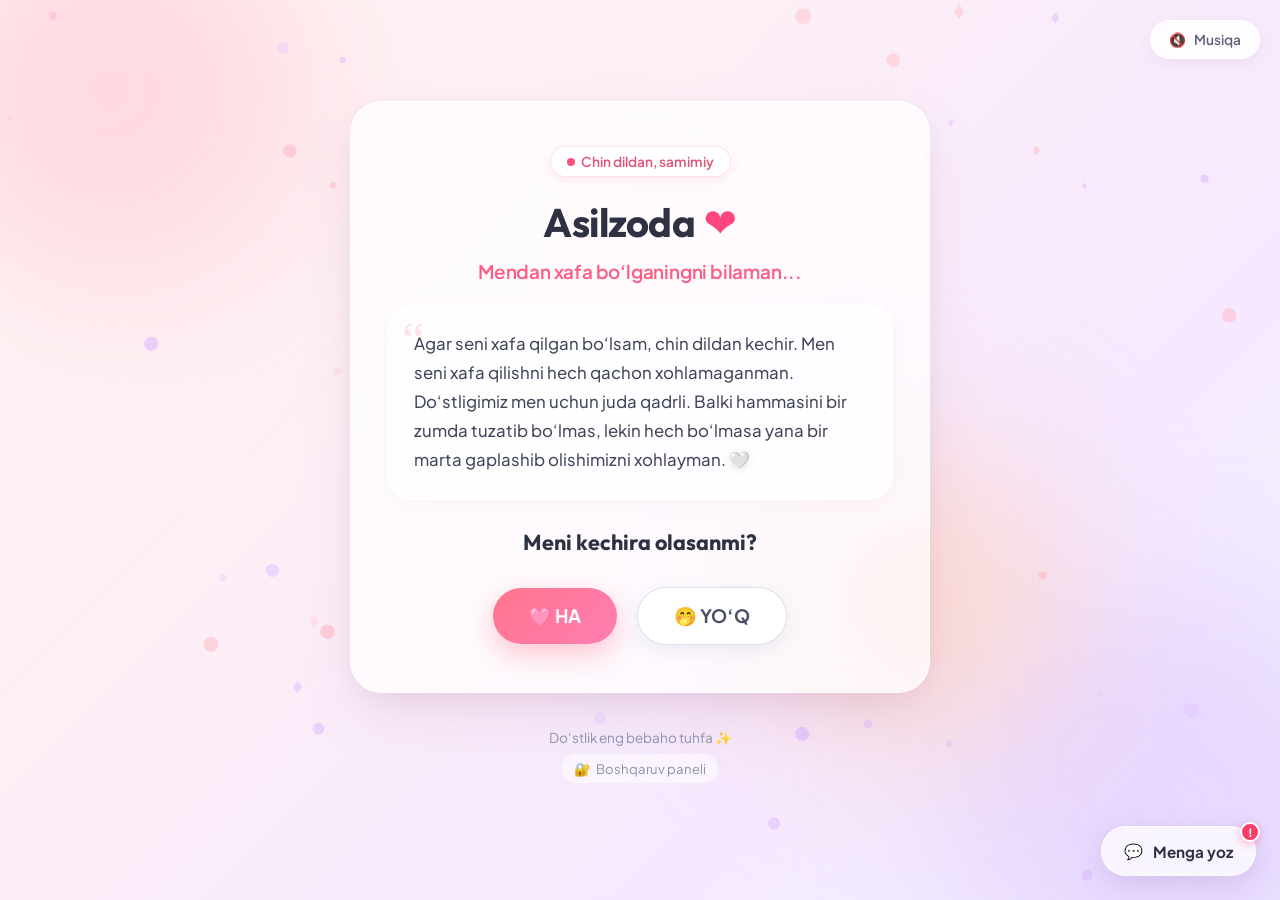
<file: index.html>
<!DOCTYPE html>
<html lang="uz">
<head>
    <meta charset="UTF-8">
    <meta name="viewport" content="width=device-width, initial-scale=1.0, maximum-scale=1.0, user-scalable=no">
    <title>Asilzoda uchun samimiy uzr 🤍</title>
    <meta name="description" content="Asilzoda uchun samimiy va iliq do‘stona uzr so‘rash sahifasi. Do‘stligimiz men uchun qadrli.">
    <link rel="stylesheet" href="css/style.css">
    <link rel="icon" href="data:image/svg+xml,<svg xmlns=%22http://www.w3.org/2000/svg%22 viewBox=%220%22%22><text y=%2226%22 font-size=%2226%22>🤍</text></svg>">
</head>
<body>
    <!-- Ambient Animated Blobs & Canvas Particles -->
    <div class="ambient-background" aria-hidden="true">
        <div class="blob blob-1"></div>
        <div class="blob blob-2"></div>
        <div class="blob blob-3"></div>
        <canvas id="particleCanvas"></canvas>
    </div>

    <!-- Top Sound Controls -->
    <header class="top-controls">
        <button id="btnMusic" class="control-btn" title="Iliq fon musiqasi (yoqish/o‘chirish)" aria-label="Fon musiqasi">
            <span id="musicIcon">🔇</span>
            <span id="musicLabel">Musiqa</span>
            <div id="musicWaves" class="music-waves" style="display: none;">
                <span></span><span></span><span></span>
            </div>
        </button>
    </header>

    <!-- Main Card Container -->
    <main class="main-wrapper">
        <article class="apology-card">
            <!-- Card Badge -->
            <div class="card-badge">
                <span class="pulsing-dot"></span>
                <span>Chin dildan, samimiy</span>
            </div>

            <!-- Header -->
            <h1 class="card-title">
                Asilzoda <span class="heart-icon">❤️</span>
            </h1>

            <p class="subtitle">Mendan xafa bo‘lganingni bilaman...</p>

            <!-- Sincere Message Box -->
            <section class="letter-box">
                <p class="sincere-message">
                    Agar seni xafa qilgan bo‘lsam, chin dildan kechir. Men seni xafa qilishni hech qachon xohlamaganman. Do‘stligimiz men uchun juda qadrli. Balki hammasini bir zumda tuzatib bo‘lmas, lekin hech bo‘lmasa yana bir marta gaplashib olishimizni xohlayman. <span class="white-heart">🤍</span>
                </p>
            </section>

            <!-- Question -->
            <h2 class="question-text">Meni kechira olasanmi?</h2>

            <!-- Decision Buttons Arena -->
            <div class="buttons-arena">
                <!-- HA Button -->
                <button id="btnHa" class="action-btn btn-ha" aria-label="Kechirdim, ha">
                    <span>🩷 HA</span>
                    <span class="btn-shine"></span>
                </button>

                <!-- YO'Q Button (Escapes playfully) -->
                <div class="btn-no-container">
                    <button id="btnNo" class="action-btn btn-no" aria-label="Kechirmayman, yo'q">
                        <span>🤭 YO‘Q</span>
                    </button>
                </div>
            </div>
        </article>

        <!-- Discreet Admin Link in Footer -->
        <footer class="page-footer">
            <p>Do‘stlik eng bebaho tuhfa ✨</p>
            <a href="admin.html" class="admin-discreet-link" title="Boshqaruv paneli">
                <span>🔐</span> Boshqaruv paneli
            </a>
        </footer>
    </main>

    <!-- Funny Escape Speech Bubble -->
    <div id="escapeBubble" class="escape-bubble" role="tooltip">Yo‘q deyishga shoshma 😭</div>

    <!-- Success Modal (After clicking HA) -->
    <div id="successModalOverlay" class="modal-overlay" role="dialog" aria-modal="true" aria-labelledby="successTitle">
        <div class="success-modal">
            <div class="success-badge-icon">🥹</div>
            <h2 id="successTitle" class="success-title">RAHMAT, ASILZODA! ❤️</h2>
            
            <p class="success-text">
                Demak, yana gaplashamiz! Men bundan juda xursandman. Do‘stligimizni qadrlayman va seni boshqa xafa qilmaslikka harakat qilaman. 🤝❤️
            </p>

            <!-- Extra Fun Visual Feature -->
            <div class="unblock-badge">
                <div class="badge-title">
                    <span>🔓</span> Do‘stlik qayta ochildi!
                </div>
                <div class="badge-subtitle">
                    Asilzoda seni blockdan ochdi 😂❤️
                </div>
            </div>

            <!-- Large Talk Button -->
            <button id="btnTalkTrigger" class="btn-chat-trigger">
                <span>💬 Endi gaplashamiz</span>
            </button>

            <!-- Friendly Message Input Section -->
            <div id="listenSection" class="listen-section">
                <p class="listen-prompt">
                    Men seni tinglashga tayyorman. Nima xafa qilgan bo‘lsa, bemalol ayt. 🤍
                </p>
                <div class="quick-send-box">
                    <input type="text" id="quickReplyInput" placeholder="Fikringni yoki dilingdagini yoz..." aria-label="Xabar matni">
                    <button id="btnQuickReply" aria-label="Yuborish">Yuborish 📤</button>
                </div>
            </div>
        </div>
    </div>

    <!-- Floating Chat Button (FAB) -->
    <button id="fabChat" class="fab-chat" aria-label="Menga yoz">
        <span>💬</span>
        <span>Menga yoz</span>
        <span id="fabBadge" class="fab-badge" style="display: none;">!</span>
    </button>

    <!-- Private Chat Window -->
    <section id="chatWindow" class="chat-window" aria-label="Xabarlar oynasi">
        <header class="chat-header">
            <div class="chat-user-info">
                <div class="user-avatar">🌸</div>
                <div class="user-meta">
                    <h4>Asilzoda & Umidjon</h4>
                    <p>Onlayn</p>
                </div>
            </div>
            <button id="chatCloseBtn" class="chat-close-btn" title="Yopish" aria-label="Yopish">✕</button>
        </header>

        <div id="chatBody" class="chat-body" role="log" aria-live="polite">
            <!-- Dynamic Messages Stream injected via JS -->
        </div>

        <footer class="chat-footer">
            <input type="text" id="chatInput" placeholder="Xabaringizni yozing..." aria-label="Xabar yozish">
            <button id="chatSendBtn" class="btn-send-msg" aria-label="Yuborish">
                <span>Yuborish</span>
                <span>📤</span>
            </button>
        </footer>
    </section>

    <!-- Core Scripts -->
    <script src="js/storage.js"></script>
    <script src="js/audio.js"></script>
    <script src="js/confetti.js"></script>
    <script src="js/app.js"></script>
</body>
</html>
</file>
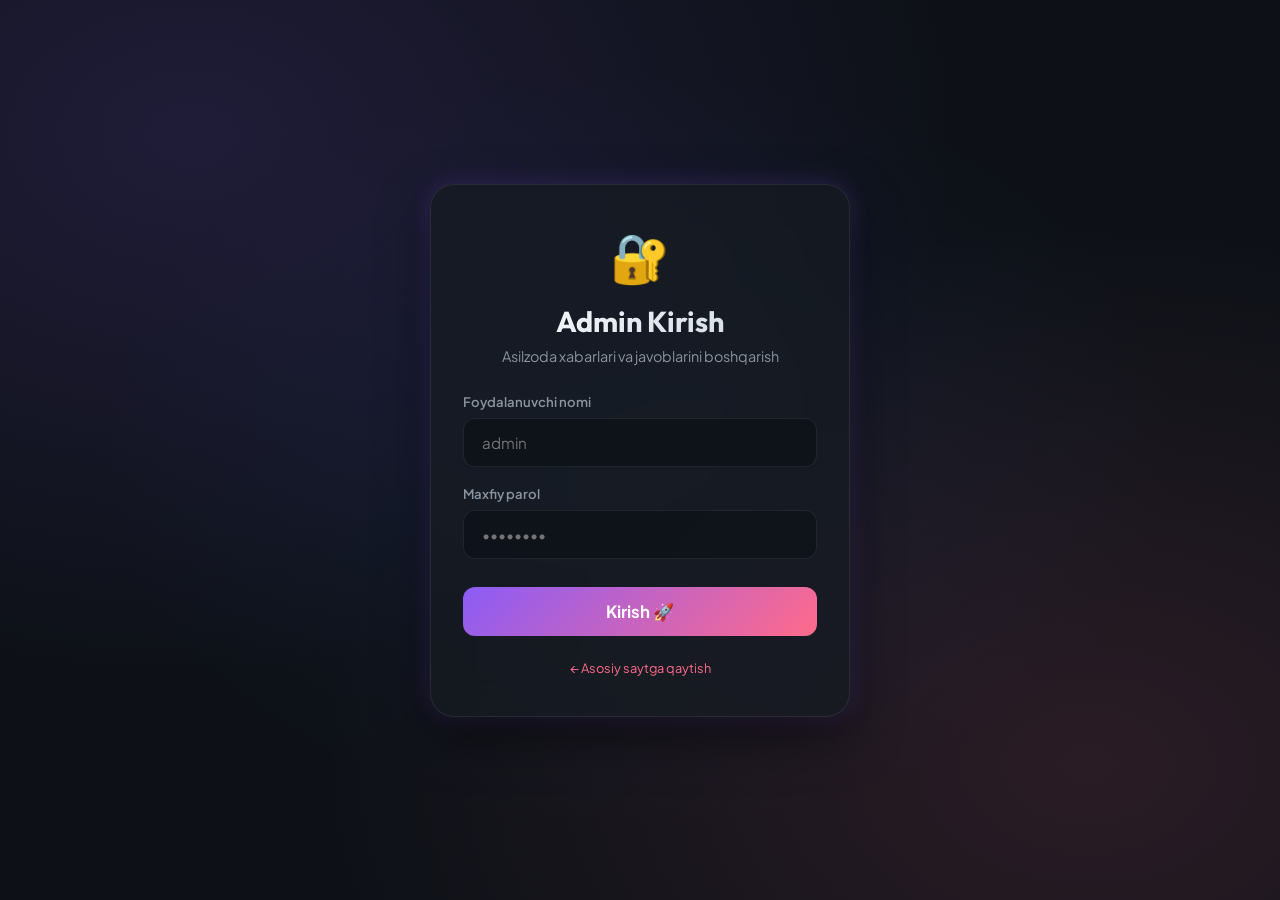
<file: admin.html>
<!DOCTYPE html>
<html lang="uz">
<head>
    <meta charset="UTF-8">
    <meta name="viewport" content="width=device-width, initial-scale=1.0, maximum-scale=1.0, user-scalable=no">
    <title>Admin Panel - Boshqaruv Markazi</title>
    <link rel="stylesheet" href="css/admin.css">
    <link rel="icon" href="data:image/svg+xml,<svg xmlns=%22http://www.w3.org/2000/svg%22 viewBox=%220%22%22><text y=%2226%22 font-size=%2226%22>🔐</text></svg>">
</head>
<body>

    <!-- ==========================================================================
         1. Secure Admin Login Screen
         ========================================================================== -->
    <div id="loginContainer" class="login-container">
        <div class="login-card">
            <div class="login-icon">🔐</div>
            <h1 class="login-title">Admin Kirish</h1>
            <p class="login-desc">Asilzoda xabarlari va javoblarini boshqarish</p>

            <form id="loginForm">
                <div class="input-group">
                    <label for="adminUser">Foydalanuvchi nomi</label>
                    <input type="text" id="adminUser" placeholder="admin" required autocomplete="username">
                </div>

                <div class="input-group">
                    <label for="adminPass">Maxfiy parol</label>
                    <input type="password" id="adminPass" placeholder="••••••••" required autocomplete="current-password">
                </div>

                <button type="submit" class="btn-login">Kirish 🚀</button>
                <div id="loginError" class="login-error">Noto‘g‘ri login yoki parol!</div>
            </form>

            <div class="login-footer-hint">
                <a href="index.html">← Asosiy saytga qaytish</a>
            </div>
        </div>
    </div>

    <!-- ==========================================================================
         2. Authenticated Admin Dashboard Application
         ========================================================================== -->
    <div id="adminApp" class="admin-app">
        <!-- Top Sticky Header -->
        <header class="admin-header">
            <div class="header-container">
                <div class="brand-badge">
                    <div class="admin-avatar">👋</div>
                    <div>
                        <h1>Admin Dashboard</h1>
                        <span>Do‘stlik boshqaruv tizimi</span>
                    </div>
                </div>

                <div class="header-actions">
                    <a href="index.html" class="btn-header-link" target="_blank" title="Saytni yangi oynada ochish">
                        <span>👁️</span> Saytni ko‘rish
                    </a>
                    <button id="btnLogout" class="btn-logout" title="Tizimdan chiqish">
                        Chiqish 🚪
                    </button>
                </div>
            </div>
        </header>

        <!-- Main Dashboard View -->
        <main class="dashboard-content">

            <!-- Metrics & Statistics Grid -->
            <section class="stats-grid" aria-label="Statistika">
                <!-- Unread Messages Card -->
                <div class="stat-card">
                    <div class="stat-icon pink">📩</div>
                    <div class="stat-info">
                        <h3>Yangi xabarlar</h3>
                        <div class="stat-value">
                            <span id="statUnread">0</span>
                            <span id="statUnreadBadge" class="pulse-badge" style="display: none;">0 ta yangi</span>
                        </div>
                    </div>
                </div>

                <!-- Total Messages Card -->
                <div class="stat-card">
                    <div class="stat-icon purple">💬</div>
                    <div class="stat-info">
                        <h3>Jami yozishmalar</h3>
                        <div class="stat-value" id="statTotalMessages">0</div>
                    </div>
                </div>

                <!-- Friendship Status Card -->
                <div class="stat-card">
                    <div class="stat-icon green">❤️</div>
                    <div class="stat-info">
                        <h3>Kechirish holati</h3>
                        <div class="stat-value" id="statFriendshipStatus" style="font-size: 1.25rem;">
                            <span style="color: #f59e0b;">Kutilmoqda ⏳</span>
                        </div>
                    </div>
                </div>

                <!-- Escape Attempts Card -->
                <div class="stat-card">
                    <div class="stat-icon yellow">😂</div>
                    <div class="stat-info">
                        <h3>"YO‘Q" qochishlari</h3>
                        <div class="stat-value" id="statEscapeAttempts">0 marta</div>
                    </div>
                </div>
            </section>

            <!-- Navigation Tabs -->
            <nav class="nav-tabs" aria-label="Bo‘limlar">
                <button class="tab-btn active" data-tab="tabMessages">
                    <span>💬</span>
                    <span>Xabarlar & Chat</span>
                    <span id="tabUnreadBadge" class="tab-badge" style="display: none;">0</span>
                </button>
                <button class="tab-btn" data-tab="tabResponses">
                    <span>❤️</span>
                    <span>Javoblar & Harakatlar</span>
                </button>
                <button class="tab-btn" data-tab="tabSettings">
                    <span>⚙️</span>
                    <span>Sozlamalar & SMS</span>
                </button>
            </nav>

            <!-- TAB 1: Messages & Live Chat System -->
            <section id="tabMessages" class="tab-content active">
                <div class="chat-and-inbox-grid">

                    <!-- Left: Incoming Messages Inbox -->
                    <div class="inbox-panel">
                        <div class="panel-header">
                            <h2>
                                <span>📩</span> Kelgan xabarlar ro‘yxati
                            </h2>
                            <button id="btnMarkAllRead" class="btn-secondary-sm" title="Barchasini o‘qilgan qilish">
                                Barchasi o‘qildi ✓
                            </button>
                        </div>
                        <div id="inboxList" class="inbox-list" role="feed">
                            <!-- Populated dynamically via JS -->
                        </div>
                    </div>

                    <!-- Right: Full Conversation Stream & Reply Box -->
                    <div class="chat-conversation-panel">
                        <div class="chat-header-bar">
                            <div class="chat-partner-info">
                                <div class="partner-avatar">🌸</div>
                                <div class="partner-meta">
                                    <h3>Asilzoda bilan yozishma</h3>
                                    <p>Onlayn kanal faol</p>
                                </div>
                            </div>
                        </div>

                        <!-- Conversation Message Stream -->
                        <div id="conversationBody" class="conversation-body" role="log" aria-live="polite">
                            <!-- Injected dynamically via JS -->
                        </div>

                        <!-- Quick Response Chips -->
                        <div class="quick-chips" title="Tezkor javob namunalari">
                            <button class="chip">Kechir meni, Asilzoda. Seni tushunishga harakat qilaman 🤍</button>
                            <button class="chip">Hammasini ochiqchasiga gaplashib olamizmi? 🤝</button>
                            <button class="chip">Kechirganing uchun katta rahmat! 🥹❤️</button>
                            <button class="chip">Do‘stligimiz men uchun hamma narsadan muhim ✨</button>
                        </div>

                        <!-- Reply Input Box -->
                        <div class="admin-reply-box">
                            <input type="text" id="adminReplyInput" placeholder="Asilzodaga javob yozing..." aria-label="Javob yozish">
                            <button id="btnSendAdmin" class="btn-send-admin" aria-label="Yuborish">
                                Yuborish 📤
                            </button>
                        </div>
                    </div>

                </div>
            </section>

            <!-- TAB 2: Responses & Activity Log -->
            <section id="tabResponses" class="tab-content">
                <div class="card-section">
                    <h2>
                        <span>📋</span> Asilzoda harakatlari va javoblar tarixi
                    </h2>
                    <p style="color: var(--text-secondary); font-size: 0.9rem; margin-bottom: 20px;">
                        Saytda sodir bo‘lgan barcha voqealar (tugma bosilishi, qochishlar, xabarlar) xronologiyasi.
                    </p>

                    <div id="activityList" class="activity-list">
                        <!-- Populated dynamically via JS -->
                    </div>
                </div>
            </section>

            <!-- TAB 3: Settings & SMS Architecture -->
            <section id="tabSettings" class="tab-content">
                <div class="settings-grid">

                    <!-- Admin Password Change -->
                    <div class="settings-box">
                        <h3>
                            <span>🔑</span> Parolni o‘zgartirish
                        </h3>
                        <form id="formChangePassword">
                            <div class="form-field">
                                <label for="oldPassword">Hozirgi parol</label>
                                <input type="password" id="oldPassword" required placeholder="Hozirgi parol">
                            </div>
                            <div class="form-field">
                                <label for="newPassword">Yangi parol</label>
                                <input type="password" id="newPassword" required placeholder="Kamida 4 ta belgi">
                            </div>
                            <button type="submit" class="btn-primary-action">
                                Saqlash 💾
                            </button>
                            <div id="passChangeError" class="login-error" style="margin-top: 10px;"></div>
                            <div id="passChangeSuccess" style="color: #34d399; font-size: 0.85rem; margin-top: 10px; display: none;"></div>
                        </form>
                    </div>

                    <!-- SMS Gateway Architecture Integration -->
                    <div class="settings-box">
                        <h3>
                            <span>📱</span> SMS Xabarnoma Integratsiyasi
                        </h3>
                        <div class="info-banner">
                            <strong>Eslatma:</strong> Brauzer mustaqil ravishda to‘g‘ridan-to‘g‘ri telefon raqamiga bepul SMS yubora olmaydi. Buning uchun SMS provayder Gateway API (Eskiz.uz, Twilio yoki PlayMobile) ulanadi. Quyidagi sozlamalar backend API webhook uchun to‘liq tayyorlangan.
                        </div>

                        <div class="form-field">
                            <label for="selectSmsProvider">SMS Provayder</label>
                            <select id="selectSmsProvider">
                                <option value="eskiz">Eskiz.uz (O‘zbekiston)</option>
                                <option value="playmobile">PlayMobile (O‘zbekiston)</option>
                                <option value="twilio">Twilio SMS (Global)</option>
                            </select>
                        </div>

                        <div class="form-field">
                            <label for="inputAdminPhone">Admin telefon raqami</label>
                            <input type="text" id="inputAdminPhone" value="+998901234567" placeholder="+998901234567">
                        </div>

                        <div class="form-field">
                            <label for="inputSmsApiKey">API Kalit / Token</label>
                            <input type="password" id="inputSmsApiKey" placeholder="Provayder API tokeni">
                        </div>

                        <div style="display: flex; gap: 10px; margin-top: 20px;">
                            <button id="btnSaveSmsSettings" class="btn-secondary-action">
                                Saqlash 💾
                            </button>
                            <button id="btnTestSms" class="btn-primary-action">
                                Test SMS yuborish 📲
                            </button>
                        </div>

                        <div id="smsPreviewOutput" class="sms-preview-output"></div>
                    </div>

                </div>
            </section>

        </main>
    </div>

    <!-- Live Toast Notification -->
    <div id="adminToast" class="admin-toast" role="status" aria-live="polite">
        <span style="font-size: 1.4rem;">🔔</span>
        <span id="adminToastText" style="font-size: 0.92rem; font-weight: 600;">Yangi xabar!</span>
    </div>

    <!-- Scripts -->
    <script src="js/storage.js"></script>
    <script src="js/audio.js"></script>
    <script src="js/admin.js"></script>
</body>
</html>
</file>
<file: css/style.css>
/* ==========================================================================
   style.css - Asilzoda Friendship Apology Website
   Modern, Heartfelt Glassmorphism UI with Micro-Animations
   ========================================================================== */

@import url('https://fonts.googleapis.com/css2?family=Plus+Jakarta+Sans:wght@300;400;500;600;700;800&family=Outfit:wght@400;500;600;700&display=swap');

:root {
    --font-main: 'Plus Jakarta Sans', system-ui, -apple-system, sans-serif;
    --font-heading: 'Outfit', var(--font-main);
    
    /* Warm & Friendship-friendly Palette */
    --bg-gradient: linear-gradient(135deg, #fff5f5 0%, #fdf0f4 30%, #f6e8ff 70%, #f0f3ff 100%);
    --card-bg: rgba(255, 255, 255, 0.72);
    --card-border: rgba(255, 255, 255, 0.85);
    --card-shadow: 0 25px 60px -15px rgba(180, 130, 160, 0.25), 0 8px 24px -6px rgba(180, 130, 160, 0.15);
    
    --primary-color: #ff6b8b;
    --primary-hover: #ff5277;
    --primary-gradient: linear-gradient(135deg, #ff758c 0%, #ff7eb3 100%);
    --primary-glow: rgba(255, 117, 140, 0.4);
    
    --secondary-color: #7c5dfa;
    --secondary-gradient: linear-gradient(135deg, #9d7dfc 0%, #7c5dfa 100%);
    
    --text-primary: #2d3142;
    --text-secondary: #5c6278;
    --text-muted: #8c93a8;
    
    --btn-no-bg: rgba(255, 255, 255, 0.9);
    --btn-no-border: rgba(220, 224, 236, 0.95);
    --btn-no-text: #4a5068;
    
    --radius-xl: 32px;
    --radius-lg: 24px;
    --radius-md: 16px;
    --radius-pill: 9999px;
    
    --transition-smooth: all 0.3s cubic-bezier(0.16, 1, 0.3, 1);
    --transition-bounce: all 0.4s cubic-bezier(0.34, 1.56, 0.64, 1);
}

* {
    margin: 0;
    padding: 0;
    box-sizing: border-box;
    -webkit-tap-highlight-color: transparent;
}

html, body {
    width: 100%;
    min-height: 100%;
    font-family: var(--font-main);
    color: var(--text-primary);
    background: var(--bg-gradient);
    overflow-x: hidden;
    position: relative;
}

body {
    display: flex;
    flex-direction: column;
    justify-content: center;
    align-items: center;
    min-height: 100vh;
    padding: 24px 16px 40px;
}

/* ==========================================================================
   Background Animated Blobs & Canvas Particles
   ========================================================================== */
.ambient-background {
    position: fixed;
    top: 0;
    left: 0;
    width: 100vw;
    height: 100vh;
    pointer-events: none;
    z-index: 0;
    overflow: hidden;
}

.blob {
    position: absolute;
    border-radius: 50%;
    filter: blur(80px);
    opacity: 0.65;
    animation: blobFloat 22s infinite alternate ease-in-out;
}

.blob-1 {
    width: 380px;
    height: 380px;
    background: radial-gradient(circle, #ffd1dc 0%, #ffc0cb 100%);
    top: -100px;
    left: -80px;
    animation-duration: 18s;
}

.blob-2 {
    width: 420px;
    height: 420px;
    background: radial-gradient(circle, #e8d7ff 0%, #d8b4fe 100%);
    bottom: -120px;
    right: -100px;
    animation-duration: 24s;
    animation-delay: -5s;
}

.blob-3 {
    width: 300px;
    height: 300px;
    background: radial-gradient(circle, #fed7aa 0%, #fecdd3 100%);
    top: 50%;
    left: 60%;
    animation-duration: 20s;
    animation-delay: -10s;
}

@keyframes blobFloat {
    0% { transform: translate(0, 0) scale(1) rotate(0deg); }
    50% { transform: translate(40px, 60px) scale(1.08) rotate(90deg); }
    100% { transform: translate(-30px, -40px) scale(0.95) rotate(180deg); }
}

#particleCanvas {
    position: absolute;
    top: 0;
    left: 0;
    width: 100%;
    height: 100%;
    pointer-events: none;
}

/* ==========================================================================
   Top Bar (Sound & Music Controls)
   ========================================================================== */
.top-controls {
    position: fixed;
    top: 20px;
    right: 20px;
    display: flex;
    align-items: center;
    gap: 12px;
    z-index: 100;
}

.control-btn {
    display: inline-flex;
    align-items: center;
    gap: 8px;
    padding: 10px 18px;
    background: rgba(255, 255, 255, 0.85);
    backdrop-filter: blur(16px);
    -webkit-backdrop-filter: blur(16px);
    border: 1px solid var(--card-border);
    border-radius: var(--radius-pill);
    box-shadow: 0 4px 16px rgba(120, 80, 150, 0.08);
    font-family: var(--font-main);
    font-size: 0.85rem;
    font-weight: 600;
    color: var(--text-secondary);
    cursor: pointer;
    transition: var(--transition-bounce);
}

.control-btn:hover {
    transform: translateY(-2px);
    box-shadow: 0 8px 24px rgba(120, 80, 150, 0.15);
    color: var(--text-primary);
}

.control-btn.active {
    background: linear-gradient(135deg, #fff0f5 0%, #f7e8ff 100%);
    border-color: #ffb8d2;
    color: var(--primary-color);
}

.music-waves {
    display: flex;
    align-items: center;
    gap: 2px;
    height: 12px;
}

.music-waves span {
    width: 3px;
    height: 100%;
    background: var(--primary-color);
    border-radius: 2px;
    animation: soundWave 1.2s infinite ease-in-out;
}

.music-waves span:nth-child(2) { animation-delay: 0.2s; height: 60%; }
.music-waves span:nth-child(3) { animation-delay: 0.4s; height: 80%; }

@keyframes soundWave {
    0%, 100% { transform: scaleY(0.3); }
    50% { transform: scaleY(1); }
}

/* ==========================================================================
   Main Glassmorphism Card
   ========================================================================== */
.main-wrapper {
    position: relative;
    z-index: 10;
    width: 100%;
    max-width: 580px;
    margin: auto;
}

.apology-card {
    background: var(--card-bg);
    backdrop-filter: blur(28px);
    -webkit-backdrop-filter: blur(28px);
    border: 1px solid var(--card-border);
    border-radius: var(--radius-xl);
    box-shadow: var(--card-shadow);
    padding: 44px 36px;
    text-align: center;
    position: relative;
    overflow: visible;
    animation: cardEntrance 1s cubic-bezier(0.16, 1, 0.3, 1) forwards;
}

@keyframes cardEntrance {
    0% {
        opacity: 0;
        transform: translateY(35px) scale(0.96);
    }
    100% {
        opacity: 1;
        transform: translateY(0) scale(1);
    }
}

/* Card Badge */
.card-badge {
    display: inline-flex;
    align-items: center;
    gap: 6px;
    padding: 6px 16px;
    background: rgba(255, 255, 255, 0.95);
    border: 1px solid rgba(255, 180, 200, 0.4);
    border-radius: var(--radius-pill);
    font-size: 0.85rem;
    font-weight: 600;
    color: #e05374;
    margin-bottom: 20px;
    box-shadow: 0 4px 12px rgba(255, 117, 140, 0.12);
}

.card-badge .pulsing-dot {
    width: 8px;
    height: 8px;
    background: #ff5277;
    border-radius: 50%;
    animation: pulse 1.8s infinite;
}

@keyframes pulse {
    0% { transform: scale(0.95); box-shadow: 0 0 0 0 rgba(255, 82, 119, 0.7); }
    70% { transform: scale(1.15); box-shadow: 0 0 0 8px rgba(255, 82, 119, 0); }
    100% { transform: scale(0.95); box-shadow: 0 0 0 0 rgba(255, 82, 119, 0); }
}

/* Titles and Text */
.card-title {
    font-family: var(--font-heading);
    font-size: 2.5rem;
    font-weight: 700;
    letter-spacing: -0.5px;
    color: var(--text-primary);
    margin-bottom: 12px;
    display: flex;
    align-items: center;
    justify-content: center;
    gap: 8px;
}

.heart-icon {
    display: inline-block;
    color: #ff477e;
    animation: heartBeat 1.8s infinite ease-in-out;
}

@keyframes heartBeat {
    0%, 100% { transform: scale(1); }
    15% { transform: scale(1.22); }
    30% { transform: scale(1); }
    45% { transform: scale(1.15); }
}

.subtitle {
    font-size: 1.18rem;
    font-weight: 600;
    color: #ff5a82;
    margin-bottom: 22px;
    letter-spacing: -0.2px;
}

.letter-box {
    background: rgba(255, 255, 255, 0.65);
    border: 1px solid rgba(255, 255, 255, 0.95);
    border-radius: var(--radius-lg);
    padding: 24px 26px;
    margin-bottom: 28px;
    position: relative;
    box-shadow: 0 4px 20px rgba(180, 130, 160, 0.06);
    text-align: left;
}

.letter-box::before {
    content: "“";
    position: absolute;
    top: 8px;
    left: 14px;
    font-size: 3.2rem;
    font-family: Georgia, serif;
    color: rgba(255, 117, 140, 0.2);
    line-height: 1;
    pointer-events: none;
}

.sincere-message {
    font-size: 1.05rem;
    line-height: 1.72;
    color: #3f4559;
    font-weight: 450;
    position: relative;
    z-index: 2;
}

.sincere-message .white-heart {
    display: inline-block;
    filter: drop-shadow(0 2px 4px rgba(0,0,0,0.1));
}

.question-text {
    font-family: var(--font-heading);
    font-size: 1.35rem;
    font-weight: 700;
    color: var(--text-primary);
    margin-bottom: 28px;
}

/* ==========================================================================
   Buttons Area & Escaping "YO'Q" Mechanics
   ========================================================================== */
.buttons-arena {
    display: flex;
    justify-content: center;
    align-items: center;
    gap: 20px;
    position: relative;
    min-height: 64px;
}

.action-btn {
    display: inline-flex;
    align-items: center;
    justify-content: center;
    gap: 10px;
    padding: 16px 36px;
    font-family: var(--font-main);
    font-size: 1.15rem;
    font-weight: 700;
    border-radius: var(--radius-pill);
    cursor: pointer;
    border: none;
    transition: var(--transition-bounce);
    outline: none;
    user-select: none;
    -webkit-user-select: none;
}

/* HA Button */
.btn-ha {
    background: var(--primary-gradient);
    color: #ffffff;
    box-shadow: 0 10px 28px var(--primary-glow);
    position: relative;
    overflow: hidden;
}

.btn-ha:hover {
    transform: translateY(-4px) scale(1.04);
    box-shadow: 0 14px 34px rgba(255, 107, 139, 0.55);
}

.btn-ha:active {
    transform: translateY(0) scale(0.98);
}

.btn-ha .btn-shine {
    position: absolute;
    top: 0;
    left: -100%;
    width: 60%;
    height: 100%;
    background: linear-gradient(90deg, transparent, rgba(255, 255, 255, 0.4), transparent);
    transform: skewX(-25deg);
    animation: shineSweep 3.5s infinite;
}

@keyframes shineSweep {
    0%, 60% { left: -100%; }
    100% { left: 200%; }
}

/* YO'Q Button */
.btn-no-container {
    position: relative;
    display: inline-block;
}

.btn-no {
    background: var(--btn-no-bg);
    color: var(--btn-no-text);
    border: 1.5px solid var(--btn-no-border);
    box-shadow: 0 6px 18px rgba(120, 130, 160, 0.12);
    transition: transform 0.25s cubic-bezier(0.34, 1.56, 0.64, 1), background-color 0.2s;
    white-space: nowrap;
    z-index: 50;
}

.btn-no.escaping {
    position: fixed !important;
    margin: 0 !important;
    animation: wiggleEscape 0.4s ease;
    box-shadow: 0 12px 28px rgba(255, 107, 139, 0.25);
}

@keyframes wiggleEscape {
    0% { transform: scale(1) rotate(0deg); }
    25% { transform: scale(1.1) rotate(-8deg); }
    50% { transform: scale(1.05) rotate(6deg); }
    75% { transform: scale(1.08) rotate(-4deg); }
    100% { transform: scale(1) rotate(0deg); }
}

/* Funny Message Bubble near escaping button */
.escape-bubble {
    position: fixed;
    background: #2d3142;
    color: #ffffff;
    padding: 8px 16px;
    border-radius: var(--radius-pill);
    font-size: 0.88rem;
    font-weight: 600;
    box-shadow: 0 10px 25px rgba(0, 0, 0, 0.2);
    pointer-events: none;
    z-index: 9999;
    opacity: 0;
    transform: translateY(8px) scale(0.9);
    transition: all 0.25s cubic-bezier(0.16, 1, 0.3, 1);
    white-space: nowrap;
}

.escape-bubble.show {
    opacity: 1;
    transform: translateY(0) scale(1);
}

.escape-bubble::after {
    content: '';
    position: absolute;
    bottom: -6px;
    left: 50%;
    transform: translateX(-50%);
    border-width: 6px 6px 0;
    border-style: solid;
    border-color: #2d3142 transparent;
    display: block;
    width: 0;
}

/* ==========================================================================
   Success Modal (After clicking HA)
   ========================================================================== */
.modal-overlay {
    position: fixed;
    top: 0;
    left: 0;
    width: 100vw;
    height: 100vh;
    background: rgba(45, 49, 66, 0.45);
    backdrop-filter: blur(12px);
    -webkit-backdrop-filter: blur(12px);
    display: flex;
    align-items: center;
    justify-content: center;
    padding: 20px;
    z-index: 1000;
    opacity: 0;
    visibility: hidden;
    transition: opacity 0.4s ease, visibility 0.4s ease;
}

.modal-overlay.active {
    opacity: 1;
    visibility: visible;
}

.success-modal {
    background: rgba(255, 255, 255, 0.94);
    backdrop-filter: blur(30px);
    -webkit-backdrop-filter: blur(30px);
    border: 1px solid rgba(255, 255, 255, 0.9);
    border-radius: var(--radius-xl);
    box-shadow: 0 30px 80px rgba(100, 50, 90, 0.25);
    width: 100%;
    max-width: 520px;
    padding: 40px 32px;
    text-align: center;
    transform: scale(0.85) translateY(20px);
    transition: transform 0.5s cubic-bezier(0.34, 1.56, 0.64, 1);
    position: relative;
    max-height: 90vh;
    overflow-y: auto;
}

.modal-overlay.active .success-modal {
    transform: scale(1) translateY(0);
}

.success-badge-icon {
    font-size: 3.5rem;
    margin-bottom: 12px;
    display: inline-block;
    animation: popBounce 0.8s cubic-bezier(0.34, 1.56, 0.64, 1);
}

@keyframes popBounce {
    0% { transform: scale(0); }
    70% { transform: scale(1.25); }
    100% { transform: scale(1); }
}

.success-title {
    font-family: var(--font-heading);
    font-size: 2rem;
    font-weight: 700;
    color: #ff477e;
    margin-bottom: 14px;
    letter-spacing: -0.3px;
}

.success-text {
    font-size: 1.05rem;
    line-height: 1.68;
    color: var(--text-primary);
    margin-bottom: 24px;
    font-weight: 450;
}

/* Fun Unlock Badge */
.unblock-badge {
    background: linear-gradient(135deg, #eef9f2 0%, #e1f7ea 100%);
    border: 1.5px solid #a3e6be;
    border-radius: var(--radius-md);
    padding: 14px 18px;
    margin-bottom: 26px;
    box-shadow: 0 4px 14px rgba(72, 187, 120, 0.1);
}

.unblock-badge .badge-title {
    font-weight: 700;
    color: #276749;
    font-size: 1.02rem;
    margin-bottom: 4px;
    display: flex;
    align-items: center;
    justify-content: center;
    gap: 6px;
}

.unblock-badge .badge-subtitle {
    font-size: 0.9rem;
    color: #2f855a;
    font-weight: 500;
}

.btn-chat-trigger {
    width: 100%;
    padding: 16px 28px;
    background: var(--secondary-gradient);
    color: #ffffff;
    border: none;
    border-radius: var(--radius-pill);
    font-family: var(--font-main);
    font-size: 1.1rem;
    font-weight: 700;
    cursor: pointer;
    box-shadow: 0 8px 24px rgba(124, 93, 250, 0.35);
    transition: var(--transition-bounce);
    display: inline-flex;
    align-items: center;
    justify-content: center;
    gap: 10px;
    margin-bottom: 16px;
}

.btn-chat-trigger:hover {
    transform: translateY(-2px);
    box-shadow: 0 12px 30px rgba(124, 93, 250, 0.45);
}

/* Friendly In-Modal Talk Section */
.listen-section {
    display: none;
    margin-top: 20px;
    padding-top: 20px;
    border-top: 1px dashed rgba(180, 130, 160, 0.3);
    animation: fadeIn 0.4s ease;
    text-align: left;
}

.listen-section.open {
    display: block;
}

.listen-prompt {
    font-size: 0.95rem;
    color: #4a5068;
    margin-bottom: 14px;
    line-height: 1.5;
    background: #f8f6fc;
    padding: 12px 16px;
    border-radius: var(--radius-md);
    border-left: 4px solid var(--secondary-color);
}

.quick-send-box {
    display: flex;
    gap: 10px;
}

.quick-send-box input {
    flex: 1;
    padding: 14px 18px;
    border-radius: var(--radius-pill);
    border: 1.5px solid #dcdbe8;
    background: #ffffff;
    font-family: var(--font-main);
    font-size: 0.95rem;
    outline: none;
    transition: var(--transition-smooth);
}

.quick-send-box input:focus {
    border-color: var(--secondary-color);
    box-shadow: 0 0 0 3px rgba(124, 93, 250, 0.15);
}

.quick-send-box button {
    padding: 0 20px;
    background: var(--secondary-gradient);
    color: #fff;
    border: none;
    border-radius: var(--radius-pill);
    font-weight: 600;
    cursor: pointer;
    transition: var(--transition-smooth);
}

.quick-send-box button:hover {
    opacity: 0.92;
}

/* ==========================================================================
   Chat Modal (Direct Private Messaging Window)
   ========================================================================== */
.chat-window {
    position: fixed;
    bottom: 24px;
    right: 24px;
    width: 380px;
    height: 540px;
    max-width: calc(100vw - 32px);
    max-height: calc(100vh - 48px);
    background: rgba(255, 255, 255, 0.95);
    backdrop-filter: blur(28px);
    -webkit-backdrop-filter: blur(28px);
    border: 1px solid var(--card-border);
    border-radius: var(--radius-xl);
    box-shadow: 0 20px 60px rgba(80, 50, 100, 0.22);
    display: flex;
    flex-direction: column;
    z-index: 1100;
    overflow: hidden;
    transform: translateY(40px) scale(0.9);
    opacity: 0;
    pointer-events: none;
    transition: var(--transition-bounce);
}

.chat-window.open {
    transform: translateY(0) scale(1);
    opacity: 1;
    pointer-events: all;
}

/* Chat Header */
.chat-header {
    padding: 16px 20px;
    background: linear-gradient(135deg, #ffffff 0%, #fdf5f8 100%);
    border-bottom: 1px solid #f0e6ee;
    display: flex;
    align-items: center;
    justify-content: space-between;
}

.chat-user-info {
    display: flex;
    align-items: center;
    gap: 12px;
}

.user-avatar {
    width: 42px;
    height: 42px;
    background: linear-gradient(135deg, #ffd1e3 0%, #d8b4fe 100%);
    border-radius: 50%;
    display: flex;
    align-items: center;
    justify-content: center;
    font-size: 1.25rem;
    box-shadow: 0 4px 10px rgba(255, 117, 140, 0.2);
}

.user-meta h4 {
    font-family: var(--font-heading);
    font-size: 1.02rem;
    font-weight: 700;
    color: var(--text-primary);
}

.user-meta p {
    font-size: 0.78rem;
    color: #10b981;
    font-weight: 600;
    display: flex;
    align-items: center;
    gap: 4px;
}

.user-meta p::before {
    content: '';
    width: 6px;
    height: 6px;
    background: #10b981;
    border-radius: 50%;
    display: inline-block;
}

.chat-close-btn {
    width: 32px;
    height: 32px;
    border-radius: 50%;
    background: #f1f2f6;
    border: none;
    color: #636e72;
    cursor: pointer;
    font-size: 1rem;
    display: flex;
    align-items: center;
    justify-content: center;
    transition: var(--transition-smooth);
}

.chat-close-btn:hover {
    background: #e2e4ea;
    color: #2d3436;
}

/* Chat Messages Stream */
.chat-body {
    flex: 1;
    padding: 16px;
    overflow-y: auto;
    display: flex;
    flex-direction: column;
    gap: 12px;
    background: #fcf9fb;
}

.chat-bubble {
    max-width: 82%;
    padding: 12px 16px;
    border-radius: 18px;
    font-size: 0.92rem;
    line-height: 1.48;
    position: relative;
    word-break: break-word;
    animation: fadeIn 0.3s ease;
}

/* Message from Admin (received by Asilzoda) */
.chat-bubble.from-admin {
    align-self: flex-start;
    background: #ffffff;
    color: var(--text-primary);
    border: 1px solid #ebe8f0;
    border-bottom-left-radius: 4px;
    box-shadow: 0 3px 10px rgba(0, 0, 0, 0.04);
}

/* Message from Asilzoda (outgoing) */
.chat-bubble.from-asilzoda {
    align-self: flex-end;
    background: var(--primary-gradient);
    color: #ffffff;
    border-bottom-right-radius: 4px;
    box-shadow: 0 4px 14px rgba(255, 117, 140, 0.3);
}

.msg-timestamp {
    display: block;
    font-size: 0.72rem;
    margin-top: 4px;
    opacity: 0.75;
    text-align: right;
}

.from-admin .msg-timestamp {
    color: var(--text-muted);
}

.from-asilzoda .msg-timestamp {
    color: rgba(255, 255, 255, 0.9);
}

/* Chat Input Bar */
.chat-footer {
    padding: 12px 16px;
    background: #ffffff;
    border-top: 1px solid #f0e6ee;
    display: flex;
    align-items: center;
    gap: 8px;
}

.chat-footer input {
    flex: 1;
    padding: 12px 16px;
    border: 1.5px solid #e8e6f0;
    border-radius: var(--radius-pill);
    font-family: var(--font-main);
    font-size: 0.92rem;
    outline: none;
    transition: var(--transition-smooth);
}

.chat-footer input:focus {
    border-color: var(--primary-color);
    box-shadow: 0 0 0 3px rgba(255, 107, 139, 0.12);
}

.btn-send-msg {
    padding: 10px 18px;
    background: var(--primary-gradient);
    color: #ffffff;
    border: none;
    border-radius: var(--radius-pill);
    font-family: var(--font-main);
    font-size: 0.9rem;
    font-weight: 700;
    cursor: pointer;
    transition: var(--transition-bounce);
    display: inline-flex;
    align-items: center;
    gap: 6px;
}

.btn-send-msg:hover {
    transform: translateY(-2px);
    box-shadow: 0 6px 16px rgba(255, 107, 139, 0.4);
}

/* Floating Chat Action Button (FAB) */
.fab-chat {
    position: fixed;
    bottom: 24px;
    right: 24px;
    padding: 14px 22px;
    background: var(--card-bg);
    backdrop-filter: blur(20px);
    -webkit-backdrop-filter: blur(20px);
    border: 1px solid var(--card-border);
    border-radius: var(--radius-pill);
    box-shadow: 0 8px 28px rgba(120, 80, 150, 0.18);
    display: flex;
    align-items: center;
    gap: 10px;
    font-family: var(--font-main);
    font-size: 0.95rem;
    font-weight: 700;
    color: var(--text-primary);
    cursor: pointer;
    z-index: 990;
    transition: var(--transition-bounce);
}

.fab-chat:hover {
    transform: translateY(-4px);
    box-shadow: 0 14px 34px rgba(120, 80, 150, 0.28);
    background: #ffffff;
}

.fab-badge {
    position: absolute;
    top: -5px;
    right: -5px;
    background: #ff3b69;
    color: #ffffff;
    font-size: 0.72rem;
    font-weight: 800;
    width: 20px;
    height: 20px;
    border-radius: 50%;
    display: flex;
    align-items: center;
    justify-content: center;
    border: 2px solid #ffffff;
    box-shadow: 0 2px 8px rgba(255, 59, 105, 0.4);
}

/* ==========================================================================
   Footer & Admin Link
   ========================================================================== */
.page-footer {
    position: relative;
    z-index: 10;
    margin-top: 36px;
    text-align: center;
    font-size: 0.85rem;
    color: var(--text-muted);
}

.admin-discreet-link {
    color: var(--text-muted);
    text-decoration: none;
    font-size: 0.82rem;
    display: inline-flex;
    align-items: center;
    gap: 6px;
    padding: 6px 12px;
    border-radius: var(--radius-pill);
    background: rgba(255, 255, 255, 0.5);
    backdrop-filter: blur(8px);
    transition: var(--transition-smooth);
    margin-top: 8px;
}

.admin-discreet-link:hover {
    color: var(--text-primary);
    background: rgba(255, 255, 255, 0.85);
}

/* ==========================================================================
   Responsive Mobile Adjustments
   ========================================================================== */
@media (max-width: 600px) {
    body {
        padding: 16px 12px 30px;
    }

    .top-controls {
        top: 14px;
        right: 14px;
    }

    .control-btn {
        padding: 8px 14px;
        font-size: 0.8rem;
    }

    .apology-card {
        padding: 34px 20px;
        border-radius: 26px;
    }

    .card-title {
        font-size: 2rem;
    }

    .subtitle {
        font-size: 1.05rem;
    }

    .sincere-message {
        font-size: 0.98rem;
        line-height: 1.65;
    }

    .buttons-arena {
        flex-direction: row;
        gap: 14px;
    }

    .action-btn {
        padding: 14px 26px;
        font-size: 1.05rem;
    }

    .chat-window {
        bottom: 12px;
        right: 12px;
        left: 12px;
        width: auto;
        height: 80vh;
    }

    .fab-chat {
        bottom: 16px;
        right: 16px;
        padding: 12px 18px;
    }
}
</file>
<file: css/admin.css>
/* ==========================================================================
   admin.css - Admin Panel Styling
   Modern Dark Glassmorphism Dashboard
   ========================================================================== */

@import url('https://fonts.googleapis.com/css2?family=Plus+Jakarta+Sans:wght@300;400;500;600;700;800&family=Outfit:wght@400;500;600;700&display=swap');

:root {
    --admin-font: 'Plus Jakarta Sans', system-ui, -apple-system, sans-serif;
    --admin-font-heading: 'Outfit', var(--admin-font);

    /* Sleek Dark & Neon Glass Palette */
    --admin-bg: #0d1117;
    --admin-card-bg: rgba(22, 27, 34, 0.75);
    --admin-card-border: rgba(255, 255, 255, 0.08);
    --admin-card-hover: rgba(30, 38, 48, 0.85);

    --accent-pink: #ff6b8b;
    --accent-purple: #8b5cf6;
    --accent-blue: #3b82f6;
    --accent-green: #10b981;
    --accent-red: #ef4444;

    --text-primary: #f0f6fc;
    --text-secondary: #8b949e;
    --text-muted: #6e7681;

    --radius-xl: 24px;
    --radius-lg: 18px;
    --radius-md: 12px;
    --radius-sm: 8px;
    --radius-pill: 9999px;

    --glow-pink: 0 0 25px rgba(255, 107, 139, 0.25);
    --glow-purple: 0 0 25px rgba(139, 92, 246, 0.25);
}

* {
    margin: 0;
    padding: 0;
    box-sizing: border-box;
    -webkit-tap-highlight-color: transparent;
}

body {
    background-color: var(--admin-bg);
    background-image: 
        radial-gradient(at 15% 15%, rgba(139, 92, 246, 0.15) 0px, transparent 50%),
        radial-gradient(at 85% 85%, rgba(255, 107, 139, 0.12) 0px, transparent 50%),
        radial-gradient(at 50% 50%, rgba(59, 130, 246, 0.08) 0px, transparent 60%);
    background-attachment: fixed;
    font-family: var(--admin-font);
    color: var(--text-primary);
    min-height: 100vh;
    display: flex;
    flex-direction: column;
}

/* ==========================================================================
   Admin Login Screen
   ========================================================================== */
.login-container {
    display: flex;
    align-items: center;
    justify-content: center;
    min-height: 100vh;
    padding: 20px;
}

.login-card {
    background: var(--admin-card-bg);
    backdrop-filter: blur(20px);
    -webkit-backdrop-filter: blur(20px);
    border: 1px solid var(--admin-card-border);
    border-radius: var(--radius-xl);
    padding: 40px 32px;
    width: 100%;
    max-width: 420px;
    box-shadow: 0 20px 50px rgba(0, 0, 0, 0.5), var(--glow-purple);
    text-align: center;
    animation: fadeIn 0.5s ease;
}

.login-icon {
    font-size: 3rem;
    margin-bottom: 16px;
    display: inline-block;
}

.login-title {
    font-family: var(--admin-font-heading);
    font-size: 1.8rem;
    font-weight: 700;
    margin-bottom: 8px;
    background: linear-gradient(135deg, #ffffff 0%, #cbd5e1 100%);
    -webkit-background-clip: text;
    -webkit-text-fill-color: transparent;
}

.login-desc {
    font-size: 0.9rem;
    color: var(--text-secondary);
    margin-bottom: 28px;
}

.input-group {
    margin-bottom: 18px;
    text-align: left;
}

.input-group label {
    display: block;
    font-size: 0.82rem;
    font-weight: 600;
    color: var(--text-secondary);
    margin-bottom: 8px;
}

.input-group input {
    width: 100%;
    padding: 14px 18px;
    background: rgba(13, 17, 23, 0.7);
    border: 1px solid var(--admin-card-border);
    border-radius: var(--radius-md);
    color: #fff;
    font-family: var(--admin-font);
    font-size: 0.95rem;
    outline: none;
    transition: all 0.2s ease;
}

.input-group input:focus {
    border-color: var(--accent-purple);
    box-shadow: 0 0 0 3px rgba(139, 92, 246, 0.2);
}

.btn-login {
    width: 100%;
    padding: 14px;
    background: linear-gradient(135deg, var(--accent-purple) 0%, var(--accent-pink) 100%);
    color: #fff;
    border: none;
    border-radius: var(--radius-md);
    font-family: var(--admin-font);
    font-size: 1.05rem;
    font-weight: 700;
    cursor: pointer;
    transition: transform 0.2s, box-shadow 0.2s;
    margin-top: 10px;
}

.btn-login:hover {
    transform: translateY(-2px);
    box-shadow: 0 8px 25px rgba(139, 92, 246, 0.4);
}

.login-error {
    margin-top: 14px;
    font-size: 0.85rem;
    color: #f87171;
    display: none;
    background: rgba(239, 68, 68, 0.1);
    padding: 8px 12px;
    border-radius: var(--radius-sm);
    border: 1px solid rgba(239, 68, 68, 0.2);
}

.login-footer-hint {
    margin-top: 24px;
    font-size: 0.8rem;
    color: var(--text-muted);
}

.login-footer-hint a {
    color: var(--accent-pink);
    text-decoration: none;
}

/* ==========================================================================
   Admin Dashboard Navigation & Header
   ========================================================================== */
.admin-app {
    display: none;
    flex-direction: column;
    min-height: 100vh;
}

.admin-header {
    background: rgba(22, 27, 34, 0.8);
    backdrop-filter: blur(20px);
    -webkit-backdrop-filter: blur(20px);
    border-bottom: 1px solid var(--admin-card-border);
    position: sticky;
    top: 0;
    z-index: 100;
    padding: 14px 24px;
}

.header-container {
    max-width: 1200px;
    margin: 0 auto;
    display: flex;
    align-items: center;
    justify-content: space-between;
}

.brand-badge {
    display: flex;
    align-items: center;
    gap: 12px;
}

.brand-badge .admin-avatar {
    width: 38px;
    height: 38px;
    background: linear-gradient(135deg, var(--accent-purple) 0%, var(--accent-pink) 100%);
    border-radius: 50%;
    display: flex;
    align-items: center;
    justify-content: center;
    font-size: 1.2rem;
    box-shadow: 0 4px 12px rgba(139, 92, 246, 0.3);
}

.brand-badge h1 {
    font-family: var(--admin-font-heading);
    font-size: 1.25rem;
    font-weight: 700;
}

.brand-badge span {
    font-size: 0.8rem;
    color: var(--text-secondary);
}

.header-actions {
    display: flex;
    align-items: center;
    gap: 12px;
}

.btn-header-link {
    display: inline-flex;
    align-items: center;
    gap: 6px;
    padding: 8px 16px;
    background: rgba(255, 255, 255, 0.05);
    border: 1px solid var(--admin-card-border);
    border-radius: var(--radius-pill);
    color: var(--text-primary);
    text-decoration: none;
    font-size: 0.85rem;
    font-weight: 600;
    transition: all 0.2s ease;
}

.btn-header-link:hover {
    background: rgba(255, 255, 255, 0.1);
}

.btn-logout {
    padding: 8px 16px;
    background: rgba(239, 68, 68, 0.12);
    border: 1px solid rgba(239, 68, 68, 0.25);
    border-radius: var(--radius-pill);
    color: #fca5a5;
    font-size: 0.85rem;
    font-weight: 600;
    cursor: pointer;
    transition: all 0.2s ease;
}

.btn-logout:hover {
    background: rgba(239, 68, 68, 0.25);
}

/* ==========================================================================
   Dashboard Layout
   ========================================================================== */
.dashboard-content {
    flex: 1;
    max-width: 1200px;
    width: 100%;
    margin: 0 auto;
    padding: 24px 20px 60px;
}

/* Stats Cards Grid */
.stats-grid {
    display: grid;
    grid-template-columns: repeat(auto-fit, minmax(220px, 1fr));
    gap: 16px;
    margin-bottom: 24px;
}

.stat-card {
    background: var(--admin-card-bg);
    border: 1px solid var(--admin-card-border);
    border-radius: var(--radius-lg);
    padding: 20px;
    display: flex;
    align-items: center;
    gap: 16px;
    backdrop-filter: blur(16px);
    transition: transform 0.2s, border-color 0.2s;
}

.stat-card:hover {
    transform: translateY(-2px);
    border-color: rgba(255, 255, 255, 0.15);
}

.stat-icon {
    width: 50px;
    height: 50px;
    border-radius: var(--radius-md);
    display: flex;
    align-items: center;
    justify-content: center;
    font-size: 1.5rem;
}

.stat-icon.pink { background: rgba(255, 107, 139, 0.15); color: var(--accent-pink); }
.stat-icon.purple { background: rgba(139, 92, 246, 0.15); color: var(--accent-purple); }
.stat-icon.green { background: rgba(16, 185, 129, 0.15); color: var(--accent-green); }
.stat-icon.yellow { background: rgba(245, 158, 11, 0.15); color: #f59e0b; }

.stat-info h3 {
    font-size: 0.82rem;
    font-weight: 600;
    color: var(--text-secondary);
    text-transform: uppercase;
    letter-spacing: 0.5px;
    margin-bottom: 4px;
}

.stat-info .stat-value {
    font-family: var(--admin-font-heading);
    font-size: 1.7rem;
    font-weight: 700;
    color: #fff;
    display: flex;
    align-items: center;
    gap: 8px;
}

.pulse-badge {
    font-size: 0.72rem;
    padding: 3px 8px;
    background: #ef4444;
    color: #fff;
    border-radius: var(--radius-pill);
    animation: pulseGlow 1.8s infinite;
}

@keyframes pulseGlow {
    0% { box-shadow: 0 0 0 0 rgba(239, 68, 68, 0.7); }
    70% { box-shadow: 0 0 0 8px rgba(239, 68, 68, 0); }
    100% { box-shadow: 0 0 0 0 rgba(239, 68, 68, 0); }
}

/* Tab Navigation Buttons */
.nav-tabs {
    display: flex;
    align-items: center;
    gap: 10px;
    background: rgba(22, 27, 34, 0.6);
    border: 1px solid var(--admin-card-border);
    padding: 6px;
    border-radius: var(--radius-lg);
    margin-bottom: 24px;
    overflow-x: auto;
}

.tab-btn {
    flex: 1;
    display: flex;
    align-items: center;
    justify-content: center;
    gap: 8px;
    padding: 12px 18px;
    background: transparent;
    border: none;
    border-radius: var(--radius-md);
    color: var(--text-secondary);
    font-family: var(--admin-font);
    font-size: 0.92rem;
    font-weight: 600;
    cursor: pointer;
    transition: all 0.2s ease;
    white-space: nowrap;
}

.tab-btn:hover {
    color: var(--text-primary);
    background: rgba(255, 255, 255, 0.04);
}

.tab-btn.active {
    background: rgba(255, 255, 255, 0.1);
    color: #ffffff;
    box-shadow: 0 4px 12px rgba(0, 0, 0, 0.2);
}

.tab-badge {
    background: #ef4444;
    color: #fff;
    padding: 2px 7px;
    border-radius: var(--radius-pill);
    font-size: 0.75rem;
    font-weight: 700;
}

/* ==========================================================================
   Tab 1: Messages Section (Inbox & Chat)
   ========================================================================== */
.tab-content {
    display: none;
    animation: fadeIn 0.3s ease;
}

.tab-content.active {
    display: block;
}

.chat-and-inbox-grid {
    display: grid;
    grid-template-columns: 1fr 1.35fr;
    gap: 20px;
}

/* Left: Inbox List */
.inbox-panel {
    background: var(--admin-card-bg);
    border: 1px solid var(--admin-card-border);
    border-radius: var(--radius-xl);
    overflow: hidden;
    display: flex;
    flex-direction: column;
    height: 600px;
}

.panel-header {
    padding: 16px 20px;
    border-bottom: 1px solid var(--admin-card-border);
    display: flex;
    align-items: center;
    justify-content: space-between;
}

.panel-header h2 {
    font-size: 1.05rem;
    font-weight: 700;
    display: flex;
    align-items: center;
    gap: 8px;
}

.btn-secondary-sm {
    padding: 6px 12px;
    background: rgba(255, 255, 255, 0.06);
    border: 1px solid var(--admin-card-border);
    border-radius: var(--radius-pill);
    color: var(--text-secondary);
    font-size: 0.78rem;
    cursor: pointer;
    transition: all 0.2s ease;
}

.btn-secondary-sm:hover {
    background: rgba(255, 255, 255, 0.12);
    color: #fff;
}

.inbox-list {
    flex: 1;
    overflow-y: auto;
    padding: 12px;
    display: flex;
    flex-direction: column;
    gap: 10px;
}

.inbox-item {
    background: rgba(13, 17, 23, 0.5);
    border: 1px solid var(--admin-card-border);
    border-radius: var(--radius-md);
    padding: 14px;
    cursor: pointer;
    transition: all 0.2s ease;
    position: relative;
}

.inbox-item:hover {
    background: rgba(255, 255, 255, 0.04);
    border-color: rgba(255, 255, 255, 0.15);
}

.inbox-item.unread {
    border-left: 4px solid var(--accent-pink);
    background: rgba(255, 107, 139, 0.05);
}

.inbox-item-header {
    display: flex;
    align-items: center;
    justify-content: space-between;
    margin-bottom: 6px;
}

.inbox-sender {
    font-weight: 700;
    font-size: 0.9rem;
    color: var(--text-primary);
    display: flex;
    align-items: center;
    gap: 6px;
}

.inbox-item.unread .inbox-sender {
    color: var(--accent-pink);
}

.inbox-time {
    font-size: 0.75rem;
    color: var(--text-muted);
}

.inbox-snippet {
    font-size: 0.85rem;
    color: var(--text-secondary);
    line-height: 1.45;
    margin-bottom: 10px;
    word-break: break-word;
}

.inbox-actions {
    display: flex;
    align-items: center;
    gap: 8px;
}

.btn-item-action {
    padding: 4px 10px;
    font-size: 0.75rem;
    border-radius: var(--radius-sm);
    border: 1px solid var(--admin-card-border);
    background: rgba(255, 255, 255, 0.04);
    color: var(--text-secondary);
    cursor: pointer;
    transition: all 0.15s ease;
}

.btn-item-action:hover {
    color: #fff;
    background: rgba(255, 255, 255, 0.1);
}

.btn-item-action.delete:hover {
    background: rgba(239, 68, 68, 0.2);
    color: #fca5a5;
    border-color: rgba(239, 68, 68, 0.4);
}

/* Right: Dedicated Chat Stream & Reply Box */
.chat-conversation-panel {
    background: var(--admin-card-bg);
    border: 1px solid var(--admin-card-border);
    border-radius: var(--radius-xl);
    overflow: hidden;
    display: flex;
    flex-direction: column;
    height: 600px;
}

.chat-header-bar {
    padding: 16px 20px;
    border-bottom: 1px solid var(--admin-card-border);
    display: flex;
    align-items: center;
    justify-content: space-between;
    background: rgba(13, 17, 23, 0.4);
}

.chat-partner-info {
    display: flex;
    align-items: center;
    gap: 12px;
}

.partner-avatar {
    width: 40px;
    height: 40px;
    border-radius: 50%;
    background: linear-gradient(135deg, #ffd1e3 0%, #d8b4fe 100%);
    display: flex;
    align-items: center;
    justify-content: center;
    font-size: 1.2rem;
}

.partner-meta h3 {
    font-size: 0.98rem;
    font-weight: 700;
}

.partner-meta p {
    font-size: 0.78rem;
    color: var(--accent-green);
}

.conversation-body {
    flex: 1;
    overflow-y: auto;
    padding: 20px;
    display: flex;
    flex-direction: column;
    gap: 12px;
    background: rgba(13, 17, 23, 0.3);
}

.admin-bubble {
    max-width: 80%;
    padding: 12px 16px;
    border-radius: 18px;
    font-size: 0.92rem;
    line-height: 1.5;
    word-break: break-word;
    animation: fadeIn 0.2s ease;
}

.admin-bubble.from-asilzoda {
    align-self: flex-start;
    background: rgba(255, 255, 255, 0.08);
    color: var(--text-primary);
    border: 1px solid var(--admin-card-border);
    border-bottom-left-radius: 4px;
}

.admin-bubble.from-admin {
    align-self: flex-end;
    background: linear-gradient(135deg, var(--accent-purple) 0%, #6d28d9 100%);
    color: #ffffff;
    border-bottom-right-radius: 4px;
    box-shadow: 0 4px 14px rgba(139, 92, 246, 0.3);
}

.admin-bubble .bubble-sender-label {
    display: block;
    font-size: 0.72rem;
    font-weight: 700;
    margin-bottom: 2px;
    opacity: 0.8;
}

.admin-bubble .bubble-time {
    display: block;
    font-size: 0.7rem;
    text-align: right;
    margin-top: 4px;
    opacity: 0.7;
}

/* Quick Response Template Chips */
.quick-chips {
    padding: 8px 16px;
    background: rgba(13, 17, 23, 0.6);
    border-top: 1px solid var(--admin-card-border);
    display: flex;
    gap: 8px;
    overflow-x: auto;
    white-space: nowrap;
}

.chip {
    padding: 6px 12px;
    background: rgba(255, 255, 255, 0.06);
    border: 1px solid var(--admin-card-border);
    border-radius: var(--radius-pill);
    color: var(--text-secondary);
    font-size: 0.78rem;
    cursor: pointer;
    transition: all 0.2s ease;
}

.chip:hover {
    background: rgba(139, 92, 246, 0.2);
    border-color: var(--accent-purple);
    color: #fff;
}

.admin-reply-box {
    padding: 14px 18px;
    background: rgba(22, 27, 34, 0.9);
    border-top: 1px solid var(--admin-card-border);
    display: flex;
    gap: 10px;
}

.admin-reply-box input {
    flex: 1;
    padding: 12px 18px;
    background: rgba(13, 17, 23, 0.8);
    border: 1px solid var(--admin-card-border);
    border-radius: var(--radius-pill);
    color: #fff;
    font-family: var(--admin-font);
    font-size: 0.92rem;
    outline: none;
    transition: border-color 0.2s;
}

.admin-reply-box input:focus {
    border-color: var(--accent-purple);
}

.btn-send-admin {
    padding: 0 22px;
    background: linear-gradient(135deg, var(--accent-purple) 0%, var(--accent-pink) 100%);
    border: none;
    border-radius: var(--radius-pill);
    color: #fff;
    font-weight: 700;
    font-size: 0.92rem;
    cursor: pointer;
    transition: transform 0.2s, box-shadow 0.2s;
}

.btn-send-admin:hover {
    transform: translateY(-2px);
    box-shadow: 0 4px 16px rgba(139, 92, 246, 0.4);
}

/* ==========================================================================
   Tab 2: Responses & Activity Log
   ========================================================================== */
.card-section {
    background: var(--admin-card-bg);
    border: 1px solid var(--admin-card-border);
    border-radius: var(--radius-xl);
    padding: 24px;
    margin-bottom: 20px;
}

.card-section h2 {
    font-size: 1.15rem;
    font-weight: 700;
    margin-bottom: 16px;
    display: flex;
    align-items: center;
    gap: 8px;
}

.activity-list {
    display: flex;
    flex-direction: column;
    gap: 10px;
}

.activity-item {
    display: flex;
    align-items: center;
    justify-content: space-between;
    padding: 14px 18px;
    background: rgba(13, 17, 23, 0.5);
    border: 1px solid var(--admin-card-border);
    border-radius: var(--radius-md);
}

.activity-item-title {
    font-weight: 600;
    font-size: 0.92rem;
    color: var(--text-primary);
}

.activity-item-details {
    font-size: 0.82rem;
    color: var(--text-secondary);
    margin-top: 2px;
}

.activity-item-time {
    font-size: 0.78rem;
    color: var(--text-muted);
}

/* ==========================================================================
   Tab 3: Settings & SMS Integration Architecture
   ========================================================================== */
.settings-grid {
    display: grid;
    grid-template-columns: 1fr 1fr;
    gap: 20px;
}

.settings-box {
    background: var(--admin-card-bg);
    border: 1px solid var(--admin-card-border);
    border-radius: var(--radius-xl);
    padding: 24px;
}

.settings-box h3 {
    font-size: 1.05rem;
    font-weight: 700;
    margin-bottom: 16px;
    display: flex;
    align-items: center;
    gap: 8px;
}

.info-banner {
    background: rgba(59, 130, 246, 0.1);
    border: 1px solid rgba(59, 130, 246, 0.25);
    border-radius: var(--radius-md);
    padding: 14px 16px;
    font-size: 0.85rem;
    color: #93c5fd;
    line-height: 1.5;
    margin-bottom: 20px;
}

.form-field {
    margin-bottom: 16px;
}

.form-field label {
    display: block;
    font-size: 0.82rem;
    font-weight: 600;
    color: var(--text-secondary);
    margin-bottom: 6px;
}

.form-field input, .form-field select {
    width: 100%;
    padding: 12px 16px;
    background: rgba(13, 17, 23, 0.8);
    border: 1px solid var(--admin-card-border);
    border-radius: var(--radius-md);
    color: #fff;
    font-family: var(--admin-font);
    font-size: 0.9rem;
    outline: none;
}

.form-field input:focus, .form-field select:focus {
    border-color: var(--accent-purple);
}

.btn-primary-action {
    padding: 12px 24px;
    background: linear-gradient(135deg, var(--accent-purple) 0%, var(--accent-pink) 100%);
    color: #fff;
    border: none;
    border-radius: var(--radius-md);
    font-weight: 700;
    font-size: 0.92rem;
    cursor: pointer;
    transition: transform 0.2s;
}

.btn-primary-action:hover {
    transform: translateY(-2px);
}

.btn-secondary-action {
    padding: 12px 20px;
    background: rgba(255, 255, 255, 0.08);
    border: 1px solid var(--admin-card-border);
    color: #fff;
    border-radius: var(--radius-md);
    font-weight: 600;
    font-size: 0.9rem;
    cursor: pointer;
    transition: all 0.2s;
}

.btn-secondary-action:hover {
    background: rgba(255, 255, 255, 0.15);
}

.sms-preview-output {
    background: #090d13;
    border: 1px solid var(--admin-card-border);
    border-radius: var(--radius-md);
    padding: 14px;
    font-family: monospace;
    font-size: 0.8rem;
    color: #34d399;
    margin-top: 14px;
    white-space: pre-wrap;
    display: none;
}

/* ==========================================================================
   Notification Toast
   ========================================================================== */
.admin-toast {
    position: fixed;
    bottom: 24px;
    right: 24px;
    background: rgba(22, 27, 34, 0.95);
    border: 1px solid var(--accent-pink);
    border-radius: var(--radius-lg);
    box-shadow: 0 10px 30px rgba(0, 0, 0, 0.5), var(--glow-pink);
    padding: 16px 20px;
    display: flex;
    align-items: center;
    gap: 12px;
    z-index: 9999;
    transform: translateY(100px);
    opacity: 0;
    transition: all 0.3s cubic-bezier(0.34, 1.56, 0.64, 1);
}

.admin-toast.show {
    transform: translateY(0);
    opacity: 1;
}

/* ==========================================================================
   Responsive Mobile Admin Styles
   ========================================================================== */
@media (max-width: 850px) {
    .chat-and-inbox-grid {
        grid-template-columns: 1fr;
    }

    .settings-grid {
        grid-template-columns: 1fr;
    }

    .inbox-panel, .chat-conversation-panel {
        height: 480px;
    }
}

@media (max-width: 600px) {
    .dashboard-content {
        padding: 16px 12px 40px;
    }

    .stats-grid {
        grid-template-columns: 1fr 1fr;
        gap: 10px;
    }

    .stat-card {
        padding: 14px;
        gap: 10px;
    }

    .stat-icon {
        width: 38px;
        height: 38px;
        font-size: 1.2rem;
    }

    .stat-info .stat-value {
        font-size: 1.3rem;
    }

    .nav-tabs {
        padding: 4px;
        gap: 4px;
    }

    .tab-btn {
        padding: 10px 10px;
        font-size: 0.8rem;
    }

    .header-container {
        flex-direction: column;
        gap: 12px;
        align-items: flex-start;
    }

    .header-actions {
        width: 100%;
        justify-content: space-between;
    }
}

@keyframes fadeIn {
    from { opacity: 0; transform: translateY(8px); }
    to { opacity: 1; transform: translateY(0); }
}
</file>
